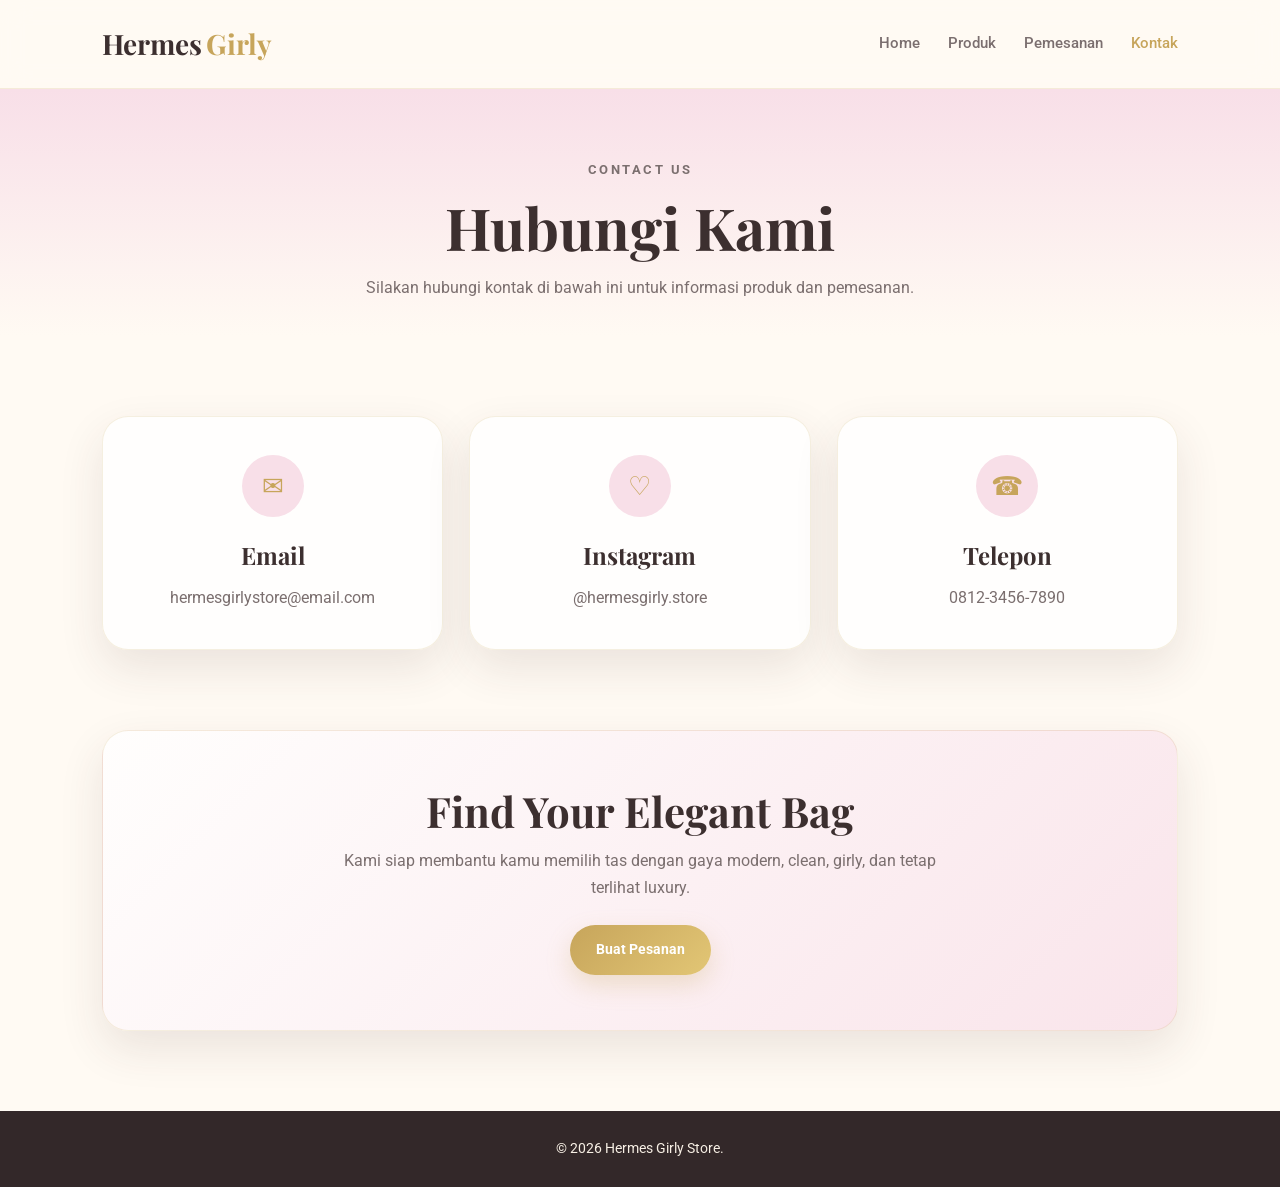
<file: kontak.html>
<!DOCTYPE html>
<html lang="id">
<head>
  <meta charset="UTF-8" />
  <meta name="viewport" content="width=device-width, initial-scale=1.0" />
  <title>Hermes Girly Store | Kontak</title>
  <link rel="preconnect" href="https://fonts.googleapis.com">
  <link rel="preconnect" href="https://fonts.gstatic.com" crossorigin>
  <link href="https://fonts.googleapis.com/css2?family=Playfair+Display:wght@600;700&family=Roboto:wght@300;400;500;700&display=swap" rel="stylesheet">
  <link rel="stylesheet" href="css/style.css" />
</head>
<body>
  <header class="navbar">
    <a href="index.html" class="logo">Hermes<span>Girly</span></a>

    <button class="menu-toggle" id="menuToggle" aria-label="Buka Menu">☰</button>

    <nav class="nav-menu" id="navMenu">
      <a href="index.html">Home</a>
      <a href="produk.html">Produk</a>
      <a href="pemesanan.html">Pemesanan</a>
      <a href="kontak.html" class="active">Kontak</a>
    </nav>
  </header>

  <main>
    <section class="page-header">
      <p class="label">Contact Us</p>
      <h1>Hubungi Kami</h1>
      <p>Silakan hubungi kontak di bawah ini untuk informasi produk dan pemesanan.</p>
    </section>

    <section class="section contact-section">
      <div class="contact-card">
        <div class="contact-icon">✉</div>
        <h3>Email</h3>
        <p>hermesgirlystore@email.com</p>
      </div>

      <div class="contact-card">
        <div class="contact-icon">♡</div>
        <h3>Instagram</h3>
        <p>@hermesgirly.store</p>
      </div>

      <div class="contact-card">
        <div class="contact-icon">☎</div>
        <h3>Telepon</h3>
        <p>0812-3456-7890</p>
      </div>
    </section>

    <section class="section contact-message">
      <h2>Find Your Elegant Bag</h2>
      <p>
        Kami siap membantu kamu memilih tas dengan gaya modern, clean, girly, dan tetap terlihat luxury.
      </p>
      <a href="pemesanan.html" class="btn primary">Buat Pesanan</a>
    </section>
  </main>

  <footer>
    <p>© 2026 Hermes Girly Store.</p>
  </footer>

  <script src="js/script.js"></script>
</body>
</html>
</file>
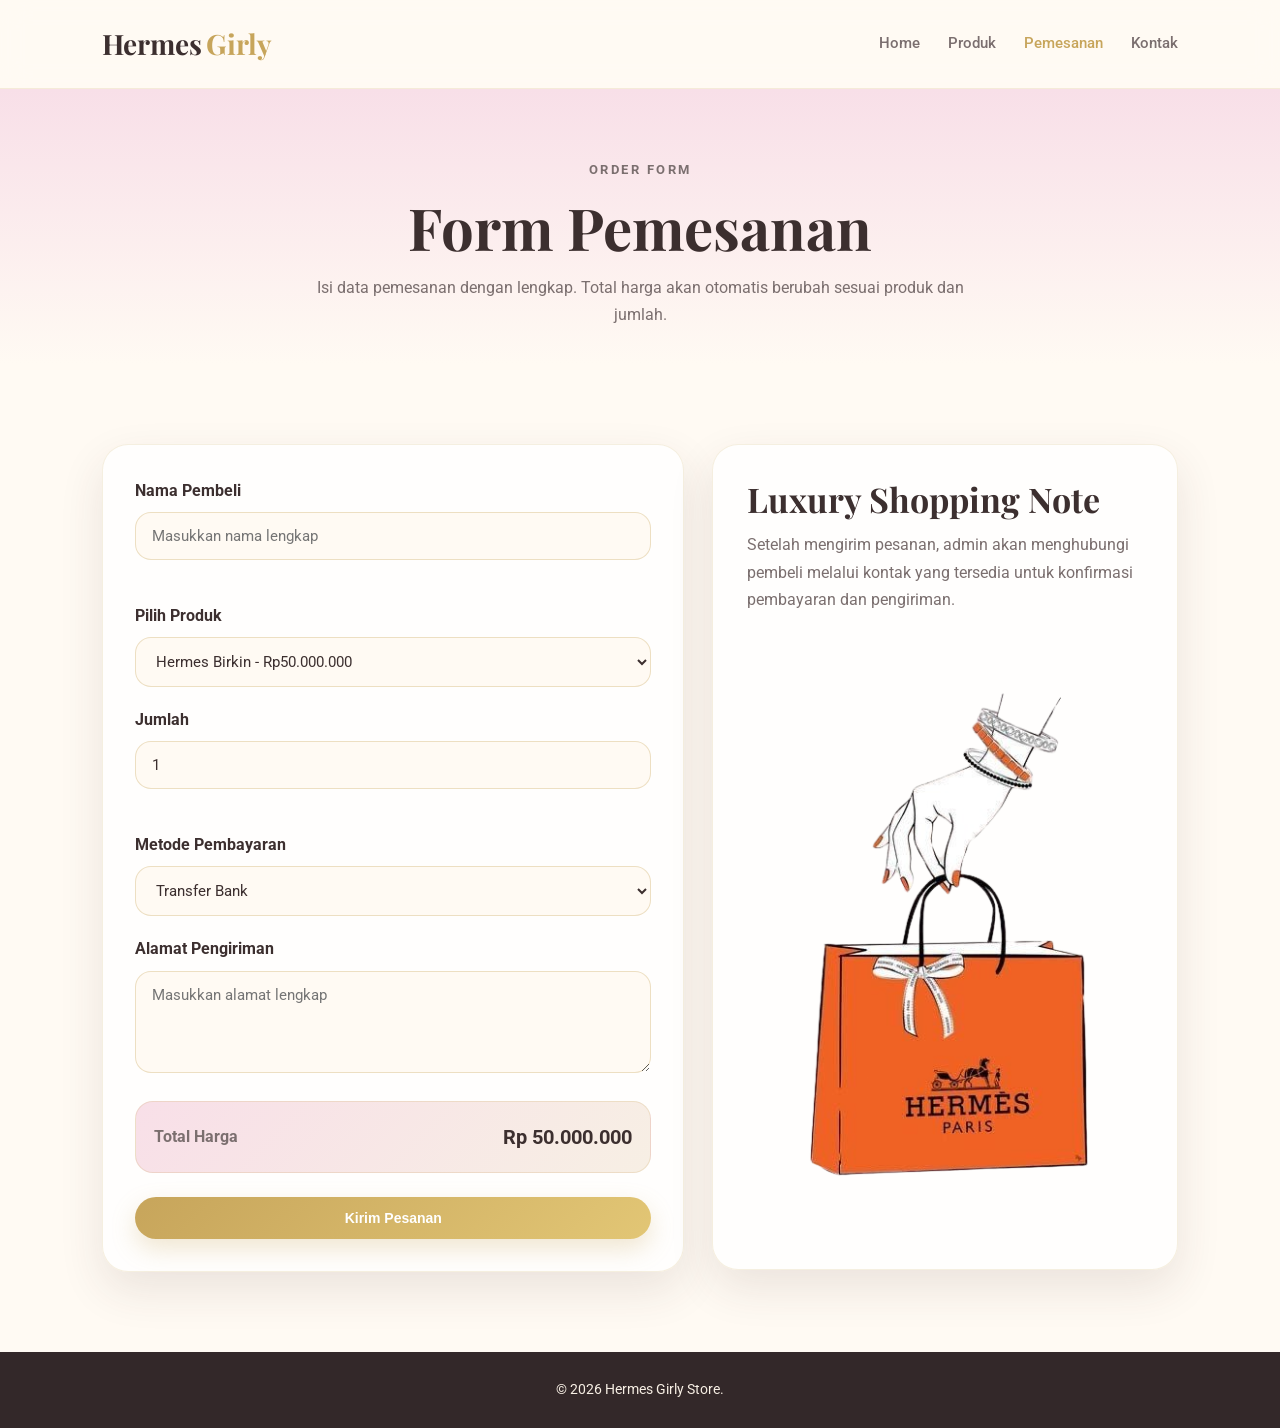
<file: pemesanan.html>
<!DOCTYPE html>
<html lang="id">

<head>
  <meta charset="UTF-8" />
  <meta name="viewport" content="width=device-width, initial-scale=1.0" />
  <title>Hermes Girly Store | Pemesanan</title>
  <link rel="preconnect" href="https://fonts.googleapis.com">
  <link rel="preconnect" href="https://fonts.gstatic.com" crossorigin>
  <link
    href="https://fonts.googleapis.com/css2?family=Playfair+Display:wght@600;700&family=Roboto:wght@300;400;500;700&display=swap"
    rel="stylesheet">
  <link rel="stylesheet" href="css/style.css" />
</head>

<body>
  <header class="navbar">
    <a href="index.html" class="logo">Hermes<span>Girly</span></a>

    <button class="menu-toggle" id="menuToggle" aria-label="Buka Menu">☰</button>

    <nav class="nav-menu" id="navMenu">
      <a href="index.html">Home</a>
      <a href="produk.html">Produk</a>
      <a href="pemesanan.html" class="active">Pemesanan</a>
      <a href="kontak.html">Kontak</a>
    </nav>
  </header>

  <main>
    <section class="page-header">
      <p class="label">Order Form</p>
      <h1>Form Pemesanan</h1>
      <p>Isi data pemesanan dengan lengkap. Total harga akan otomatis berubah sesuai produk dan jumlah.</p>
    </section>

    <section class="section form-section">
      <form class="order-form" id="orderForm">
        <div class="form-group">
          <label for="nama">Nama Pembeli</label>
          <input type="text" id="nama" placeholder="Masukkan nama lengkap" />
          <small class="error" id="namaError"></small>
        </div>

        <div class="form-group">
          <label for="produk">Pilih Produk</label>
          <select id="produk">
            <option value="50000000">Hermes Birkin - Rp50.000.000</option>
            <option value="45000000">Hermes Kelly - Rp45.000.000</option>
            <option value="40000000">Hermes Constance - Rp40.000.000</option>
            <option value="35000000">Hermes Garden Party - Rp35.000.000</option>
            <option value="30000000">Hermes Evelyne - Rp30.000.000</option>
          </select>
        </div>

        <div class="form-group">
          <label for="jumlah">Jumlah</label>
          <input type="number" id="jumlah" value="1" min="1" />
          <small class="error" id="jumlahError"></small>
        </div>

        <div class="form-group">
          <label for="metode">Metode Pembayaran</label>
          <select id="metode">
            <option value="Transfer">Transfer Bank</option>
            <option value="COD">Cash on Delivery (COD)</option>
            <option value="E-Wallet">E-Wallet</option>
          </select>
        </div>

        <div class="form-group">
          <label for="alamat">Alamat Pengiriman</label>
          <textarea id="alamat" rows="4" placeholder="Masukkan alamat lengkap"></textarea>
        </div>

        <div class="total-box">
          <span>Total Harga</span>
          <strong id="totalHarga">Rp50.000.000</strong>
        </div>

        <button type="submit" class="btn primary full">Kirim Pesanan</button>
      </form>

      <div class="order-note">
        <h2>Luxury Shopping Note</h2>
        <p>
          Setelah mengirim pesanan, admin akan menghubungi pembeli melalui kontak yang tersedia untuk konfirmasi
          pembayaran dan pengiriman.
        </p>
        <img src="assets/img/ilustrasihermes.png  " alt="Ilustrasi pemesanan tas" />
      </div>
    </section>
  </main>

  <div class="modal" id="successModal">
    <div class="modal-box">
      <button class="modal-close" id="successClose">×</button>
      <p class="label">Success</p>
      <h2>Pesanan Berhasil Dibuat</h2>
      <p id="successText">Terima kasih sudah memesan.</p>
      <button class="btn primary" id="successOk">Oke</button>
    </div>
  </div>

  <footer>
    <p>© 2026 Hermes Girly Store.</p>
  </footer>

  <script src="js/script.js"></script>
</body>

</html>
</file>
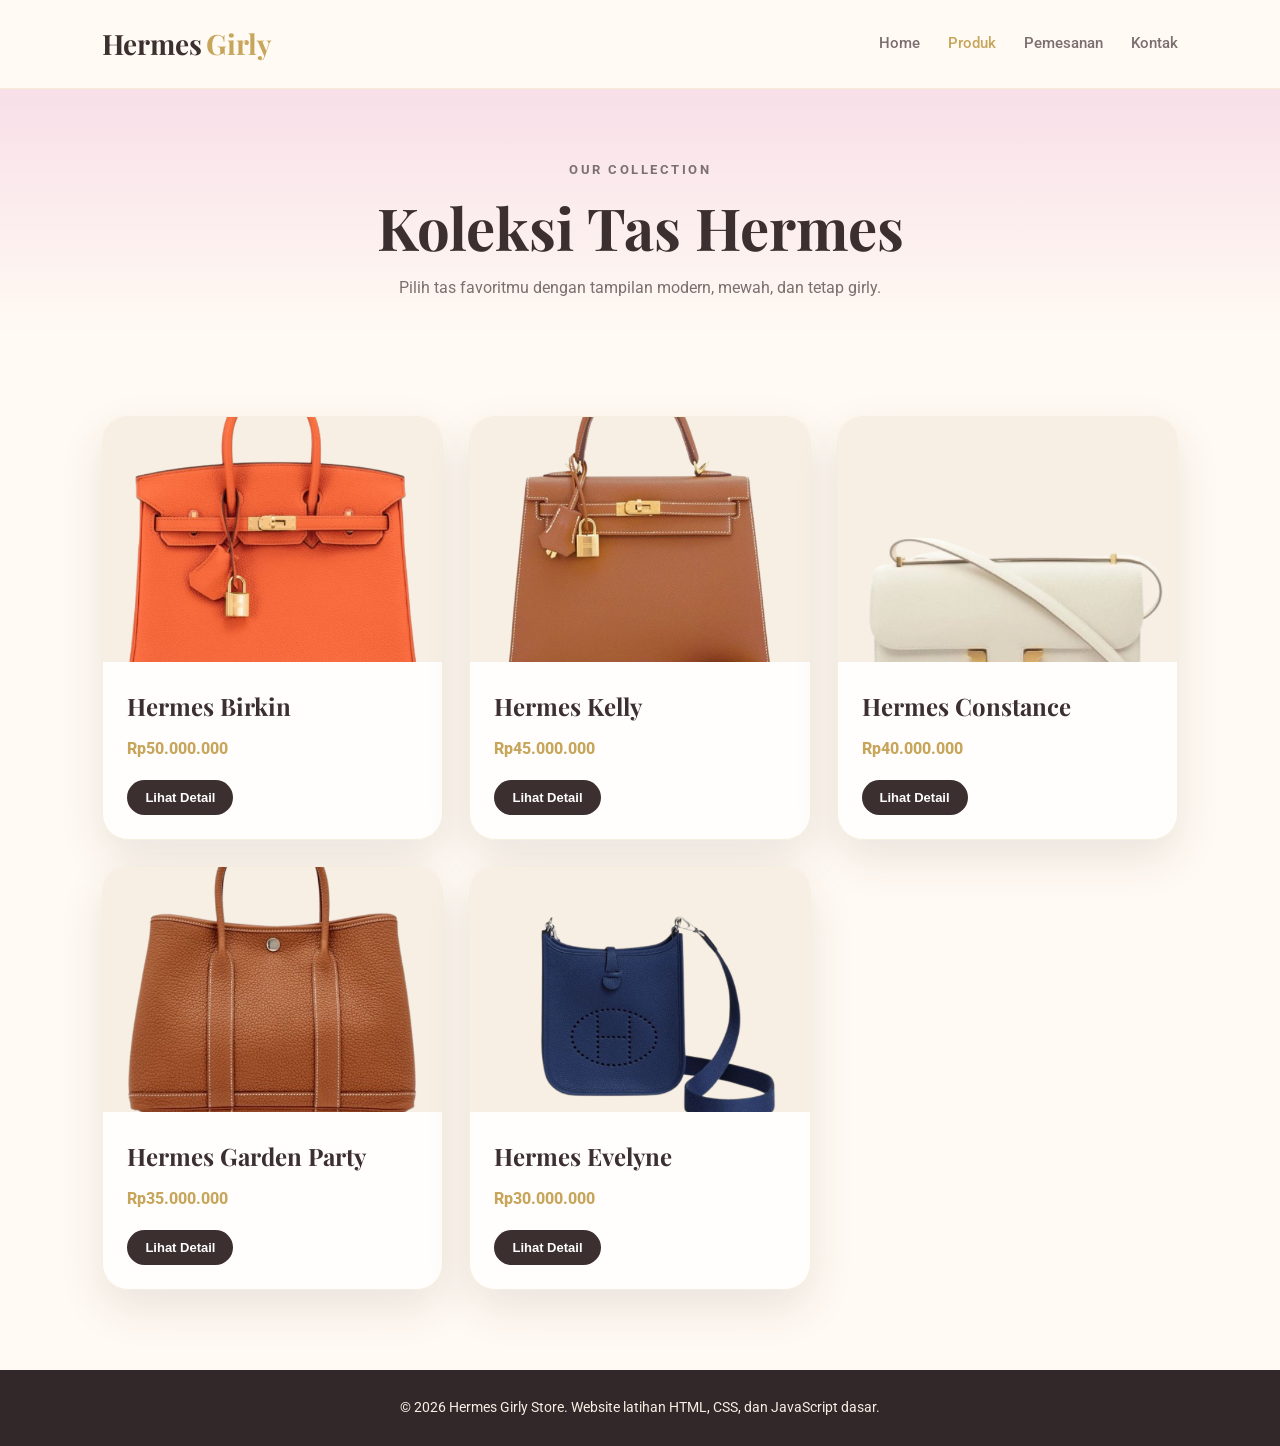
<file: produk.html>
<!DOCTYPE html>
<html lang="id">
<head>
  <meta charset="UTF-8" />
  <meta name="viewport" content="width=device-width, initial-scale=1.0" />
  <title>Hermes Girly Store | Produk</title>
  <link rel="preconnect" href="https://fonts.googleapis.com">
  <link rel="preconnect" href="https://fonts.gstatic.com" crossorigin>
  <link href="https://fonts.googleapis.com/css2?family=Playfair+Display:wght@600;700&family=Roboto:wght@300;400;500;700&display=swap" rel="stylesheet">
  <link rel="stylesheet" href="css/style.css" />
</head>
<body>
  <header class="navbar">
    <a href="index.html" class="logo">Hermes<span>Girly</span></a>

    <button class="menu-toggle" id="menuToggle" aria-label="Buka Menu">☰</button>

    <nav class="nav-menu" id="navMenu">
      <a href="index.html">Home</a>
      <a href="produk.html" class="active">Produk</a>
      <a href="pemesanan.html">Pemesanan</a>
      <a href="kontak.html">Kontak</a>
    </nav>
  </header>

  <main>
    <section class="page-header">
      <p class="label">Our Collection</p>
      <h1>Koleksi Tas Hermes</h1>
      <p>Pilih tas favoritmu dengan tampilan modern, mewah, dan tetap girly.</p>
    </section>

    <section class="section">
      <div class="product-grid">
        <article class="product-card">
          <img src="assets/img/hermesbirkin.png" alt="Hermes Birkin" />
          <div class="product-info">
            <h3>Hermes Birkin</h3>
            <p class="price">Rp50.000.000</p>
            <button class="btn small detail-btn" data-name="Hermes Birkin" data-price="Rp50.000.000" data-desc="Tas luxury ikonik dengan desain klasik, cocok untuk look elegan dan formal.">Lihat Detail</button>
          </div>
        </article>

        <article class="product-card">
          <img src="assets/img/hermeskelly.png" alt="Hermes Kelly" />
          <div class="product-info">
            <h3>Hermes Kelly</h3>
            <p class="price">Rp45.000.000</p>
            <button class="btn small detail-btn" data-name="Hermes Kelly" data-price="Rp45.000.000" data-desc="Tas elegan dengan bentuk structured yang memberi kesan anggun dan premium.">Lihat Detail</button>
          </div>
        </article>

        <article class="product-card">
          <img src="assets/img/hermesconstance.png" alt="Hermes Constance" />
          <div class="product-info">
            <h3>Hermes Constance</h3>
            <p class="price">Rp40.000.000</p>
            <button class="btn small detail-btn" data-name="Hermes Constance" data-price="Rp40.000.000" data-desc="Tas compact dengan gaya modern, simple, dan cocok untuk daily luxury outfit.">Lihat Detail</button>
          </div>
        </article>

        <article class="product-card">
          <img src="assets/img/hermesgardenparty.png" alt="Hermes Garden Party" />
          <div class="product-info">
            <h3>Hermes Garden Party</h3>
            <p class="price">Rp35.000.000</p>
            <button class="btn small detail-btn" data-name="Hermes Garden Party" data-price="Rp35.000.000" data-desc="Tas roomy dengan desain clean, cocok untuk aktivitas santai namun tetap stylish.">Lihat Detail</button>
          </div>
        </article>

        <article class="product-card">
          <img src="assets/img/hermesevelyn.png" alt="Hermes Evelyne" />
          <div class="product-info">
            <h3>Hermes Evelyne</h3>
            <p class="price">Rp30.000.000</p>
            <button class="btn small detail-btn" data-name="Hermes Evelyne" data-price="Rp30.000.000" data-desc="Tas casual luxury dengan model praktis dan tetap terlihat chic.">Lihat Detail</button>
          </div>
        </article>
      </div>
    </section>
  </main>

  <div class="modal" id="productModal">
    <div class="modal-box">
      <button class="modal-close" id="modalClose">×</button>
      <p class="label">Product Detail</p>
      <h2 id="modalName">Nama Produk</h2>
      <p class="modal-price" id="modalPrice">Rp0</p>
      <p id="modalDesc">Deskripsi produk.</p>
      <a href="pemesanan.html" class="btn primary">Pesan Produk</a>
    </div>
  </div>

  <footer>
    <p>© 2026 Hermes Girly Store. Website latihan HTML, CSS, dan JavaScript dasar.</p>
  </footer>

  <script src="js/script.js"></script>
</body>
</html>
</file>
<file: css/style.css>
* {
  margin: 0;
  padding: 0;
  box-sizing: border-box;
}

:root {
  --soft-pink: #f8dfe8;
  --pink: #e8aabd;
  --beige: #f7efe4;
  --cream: #fffaf3;
  --gold: #c7a55b;
  --dark: #3c2f2f;
  --muted: #7b6f6f;
  --white: #ffffff;
  --shadow: 0 18px 45px rgba(70, 45, 45, 0.11);
}

body {
  font-family: 'Roboto', sans-serif;
  color: var(--dark);
  background: var(--cream);
  line-height: 1.7;
}

a {
  text-decoration: none;
  color: inherit;
}

img {
  max-width: 100%;
  display: block;
}

.navbar {
  width: 100%;
  padding: 20px 8%;
  background: rgba(255, 250, 243, 0.92);
  backdrop-filter: blur(14px);
  display: flex;
  align-items: center;
  justify-content: space-between;
  position: sticky;
  top: 0;
  z-index: 99;
  border-bottom: 1px solid rgba(199, 165, 91, 0.18);
}

.logo {
  font-family: 'Playfair Display', serif;
  font-size: 28px;
  font-weight: 700;
  color: var(--dark);
}

.logo span {
  color: var(--gold);
  margin-left: 4px;
}

.nav-menu {
  display: flex;
  gap: 28px;
  align-items: center;
}

.nav-menu a {
  font-size: 15px;
  font-weight: 500;
  color: var(--muted);
  transition: 0.3s;
}

.nav-menu a:hover,
.nav-menu a.active {
  color: var(--gold);
}

.menu-toggle {
  display: none;
  background: transparent;
  border: none;
  font-size: 28px;
  color: var(--dark);
  cursor: pointer;
}

.hero {
  min-height: 88vh;
  padding: 70px 8%;
  display: grid;
  grid-template-columns: 1.1fr 0.9fr;
  align-items: center;
  gap: 45px;
  background:
    linear-gradient(120deg, rgba(255, 250, 243, 0.92), rgba(248, 223, 232, 0.82)),
    url("../assets/hero-pattern.svg");
  background-size: cover;
  background-position: center;
}

.hero-content h1,
.page-header h1,
.section h2,
.banner h2,
.contact-message h2,
.modal-box h2,
.order-note h2 {
  font-family: 'Playfair Display', serif;
  color: var(--dark);
  line-height: 1.2;
}

.hero-content h1 {
  font-size: clamp(42px, 6vw, 72px);
  max-width: 720px;
  margin: 12px 0 20px;
}

.hero-text {
  max-width: 580px;
  color: var(--muted);
  font-size: 18px;
}

.label {
  color: var(--gold);
  font-size: 13px;
  font-weight: 700;
  letter-spacing: 2.5px;
  text-transform: uppercase;
}

.hero-buttons {
  display: flex;
  gap: 14px;
  margin-top: 32px;
  flex-wrap: wrap;
}

.btn {
  border: none;
  outline: none;
  cursor: pointer;
  padding: 13px 26px;
  border-radius: 999px;
  font-weight: 700;
  font-size: 14px;
  display: inline-flex;
  align-items: center;
  justify-content: center;
  transition: 0.3s ease;
}

.btn.primary {
  background: linear-gradient(135deg, var(--gold), #e2c675);
  color: var(--white);
  box-shadow: 0 10px 24px rgba(199, 165, 91, 0.27);
}

.btn.primary:hover {
  transform: translateY(-3px);
  box-shadow: 0 14px 30px rgba(199, 165, 91, 0.36);
}

.btn.secondary {
  background: var(--white);
  color: var(--dark);
  border: 1px solid rgba(199, 165, 91, 0.35);
}

.btn.secondary:hover {
  background: var(--beige);
  transform: translateY(-3px);
}

.btn.small {
  padding: 10px 18px;
  font-size: 13px;
  background: var(--dark);
  color: var(--white);
}

.btn.small:hover {
  background: var(--gold);
  transform: translateY(-2px);
}

.btn.full {
  width: 100%;
}

.hero-image {
  background: rgba(255, 255, 255, 0.46);
  border: 1px solid rgba(199, 165, 91, 0.2);
  border-radius: 42px;
  padding: 28px;
  box-shadow: var(--shadow);
}

.section {
  padding: 80px 8%;
}

.intro {
  text-align: center;
}

.intro h2 {
  font-size: 42px;
  margin: 12px 0 14px;
}

.intro > p:last-of-type {
  max-width: 760px;
  margin: 0 auto;
  color: var(--muted);
}

.features {
  display: grid;
  grid-template-columns: repeat(3, 1fr);
  gap: 22px;
  margin-top: 42px;
}

.feature-card,
.product-card,
.contact-card,
.order-form,
.order-note,
.contact-message {
  background: rgba(255, 255, 255, 0.82);
  border: 1px solid rgba(199, 165, 91, 0.18);
  border-radius: 26px;
  box-shadow: var(--shadow);
}

.feature-card {
  padding: 32px;
  text-align: left;
}

.feature-card span {
  width: 48px;
  height: 48px;
  border-radius: 50%;
  background: var(--soft-pink);
  color: var(--gold);
  display: grid;
  place-items: center;
  font-size: 22px;
  margin-bottom: 18px;
}

.feature-card h3,
.product-info h3,
.contact-card h3 {
  font-family: 'Playfair Display', serif;
  font-size: 24px;
  margin-bottom: 8px;
}

.feature-card p,
.contact-card p,
.contact-message p,
.order-note p {
  color: var(--muted);
}

.banner {
  margin: 20px 8% 80px;
  padding: 55px;
  border-radius: 34px;
  background:
    linear-gradient(135deg, rgba(248, 223, 232, 0.96), rgba(247, 239, 228, 0.94)),
    url("../assets/hero-pattern.svg");
  background-size: cover;
  text-align: center;
  border: 1px solid rgba(199, 165, 91, 0.2);
}

.banner h2 {
  font-size: clamp(30px, 5vw, 52px);
  margin-bottom: 24px;
}

.page-header {
  padding: 70px 8% 35px;
  text-align: center;
  background: linear-gradient(180deg, var(--soft-pink), var(--cream));
}

.page-header h1 {
  font-size: clamp(38px, 5vw, 58px);
  margin: 12px 0;
}

.page-header p {
  color: var(--muted);
  max-width: 700px;
  margin: 0 auto;
}

.product-grid {
  display: grid;
  grid-template-columns: repeat(3, 1fr);
  gap: 26px;
}

.product-card {
  overflow: hidden;
  transition: 0.3s;
}

.product-card:hover {
  transform: translateY(-8px);
  box-shadow: 0 24px 55px rgba(70, 45, 45, 0.16);
}

.product-card img {
  width: 100%;
  height: 245px;
  object-fit: cover;
  background: var(--beige);
}

.product-info {
  padding: 24px;
}

.price {
  color: var(--gold);
  font-weight: 800;
  margin: 8px 0 18px;
}

.form-section {
  display: grid;
  grid-template-columns: 1fr 0.8fr;
  gap: 28px;
  align-items: start;
}

.order-form {
  padding: 32px;
}

.form-group {
  margin-bottom: 19px;
}

.form-group label {
  display: block;
  margin-bottom: 8px;
  font-weight: 700;
  color: var(--dark);
}

.form-group input,
.form-group select,
.form-group textarea {
  width: 100%;
  padding: 14px 16px;
  border: 1px solid rgba(199, 165, 91, 0.32);
  border-radius: 16px;
  background: var(--cream);
  color: var(--dark);
  font-family: 'Roboto', sans-serif;
  font-size: 15px;
  outline: none;
  transition: 0.3s;
}

.form-group input:focus,
.form-group select:focus,
.form-group textarea:focus {
  border-color: var(--gold);
  box-shadow: 0 0 0 4px rgba(199, 165, 91, 0.12);
}

.error {
  color: #c95b73;
  font-size: 13px;
  min-height: 18px;
  display: block;
  margin-top: 5px;
}

.total-box {
  padding: 18px;
  border-radius: 18px;
  background: linear-gradient(135deg, var(--soft-pink), var(--beige));
  border: 1px solid rgba(199, 165, 91, 0.22);
  display: flex;
  justify-content: space-between;
  gap: 15px;
  align-items: center;
  margin: 20px 0 24px;
}

.total-box span {
  color: var(--muted);
  font-weight: 700;
}

.total-box strong {
  color: var(--dark);
  font-size: 20px;
}

.order-note {
  padding: 34px;
  position: sticky;
  top: 100px;
}

.order-note h2 {
  font-size: 34px;
  margin-bottom: 12px;
}

.order-note img {
  margin-top: 25px;
  border-radius: 24px;
}

.contact-section {
  display: grid;
  grid-template-columns: repeat(3, 1fr);
  gap: 26px;
}

.contact-card {
  text-align: center;
  padding: 38px 24px;
  transition: 0.3s;
}

.contact-card:hover {
  transform: translateY(-7px);
}

.contact-icon {
  width: 62px;
  height: 62px;
  border-radius: 50%;
  margin: 0 auto 18px;
  display: grid;
  place-items: center;
  background: var(--soft-pink);
  color: var(--gold);
  font-size: 26px;
}

.contact-message {
  margin: 0 8% 80px;
  text-align: center;
  padding: 55px 30px;
  background: linear-gradient(135deg, rgba(255, 255, 255, 0.8), rgba(248, 223, 232, 0.8));
}

.contact-message h2 {
  font-size: 42px;
  margin-bottom: 10px;
}

.contact-message p {
  max-width: 640px;
  margin: 0 auto 24px;
}

.modal {
  position: fixed;
  inset: 0;
  background: rgba(40, 25, 25, 0.48);
  display: none;
  align-items: center;
  justify-content: center;
  z-index: 999;
  padding: 20px;
}

.modal.show {
  display: flex;
}

.modal-box {
  width: min(460px, 100%);
  background: var(--cream);
  border-radius: 28px;
  padding: 34px;
  position: relative;
  box-shadow: 0 26px 70px rgba(0, 0, 0, 0.22);
  border: 1px solid rgba(199, 165, 91, 0.28);
  animation: pop 0.25s ease;
}

@keyframes pop {
  from {
    transform: scale(0.92);
    opacity: 0;
  }
  to {
    transform: scale(1);
    opacity: 1;
  }
}

.modal-close {
  position: absolute;
  top: 16px;
  right: 18px;
  border: none;
  background: var(--soft-pink);
  color: var(--dark);
  width: 34px;
  height: 34px;
  border-radius: 50%;
  font-size: 22px;
  cursor: pointer;
}

.modal-box h2 {
  margin: 10px 0;
  font-size: 34px;
}

.modal-price {
  color: var(--gold);
  font-weight: 800;
  margin-bottom: 12px;
}

.modal-box .btn {
  margin-top: 20px;
}

footer {
  padding: 26px 8%;
  text-align: center;
  background: #332829;
  color: #f7efe4;
  font-size: 14px;
}

@media (max-width: 900px) {
  .hero,
  .form-section {
    grid-template-columns: 1fr;
  }

  .hero {
    padding-top: 50px;
  }

  .features,
  .product-grid,
  .contact-section {
    grid-template-columns: repeat(2, 1fr);
  }

  .order-note {
    position: static;
  }
}

@media (max-width: 720px) {
  .navbar {
    padding: 16px 6%;
  }

  .menu-toggle {
    display: block;
  }

  .nav-menu {
    position: absolute;
    top: 72px;
    left: 6%;
    right: 6%;
    background: var(--cream);
    border: 1px solid rgba(199, 165, 91, 0.24);
    border-radius: 22px;
    padding: 18px;
    display: none;
    flex-direction: column;
    align-items: flex-start;
    box-shadow: var(--shadow);
  }

  .nav-menu.show {
    display: flex;
  }

  .hero,
  .section {
    padding-left: 6%;
    padding-right: 6%;
  }

  .features,
  .product-grid,
  .contact-section {
    grid-template-columns: 1fr;
  }

  .banner,
  .contact-message {
    margin-left: 6%;
    margin-right: 6%;
    padding: 34px 22px;
  }

  .product-card img {
    height: 220px;
  }

  .total-box {
    flex-direction: column;
    align-items: flex-start;
  }
}
</file>
